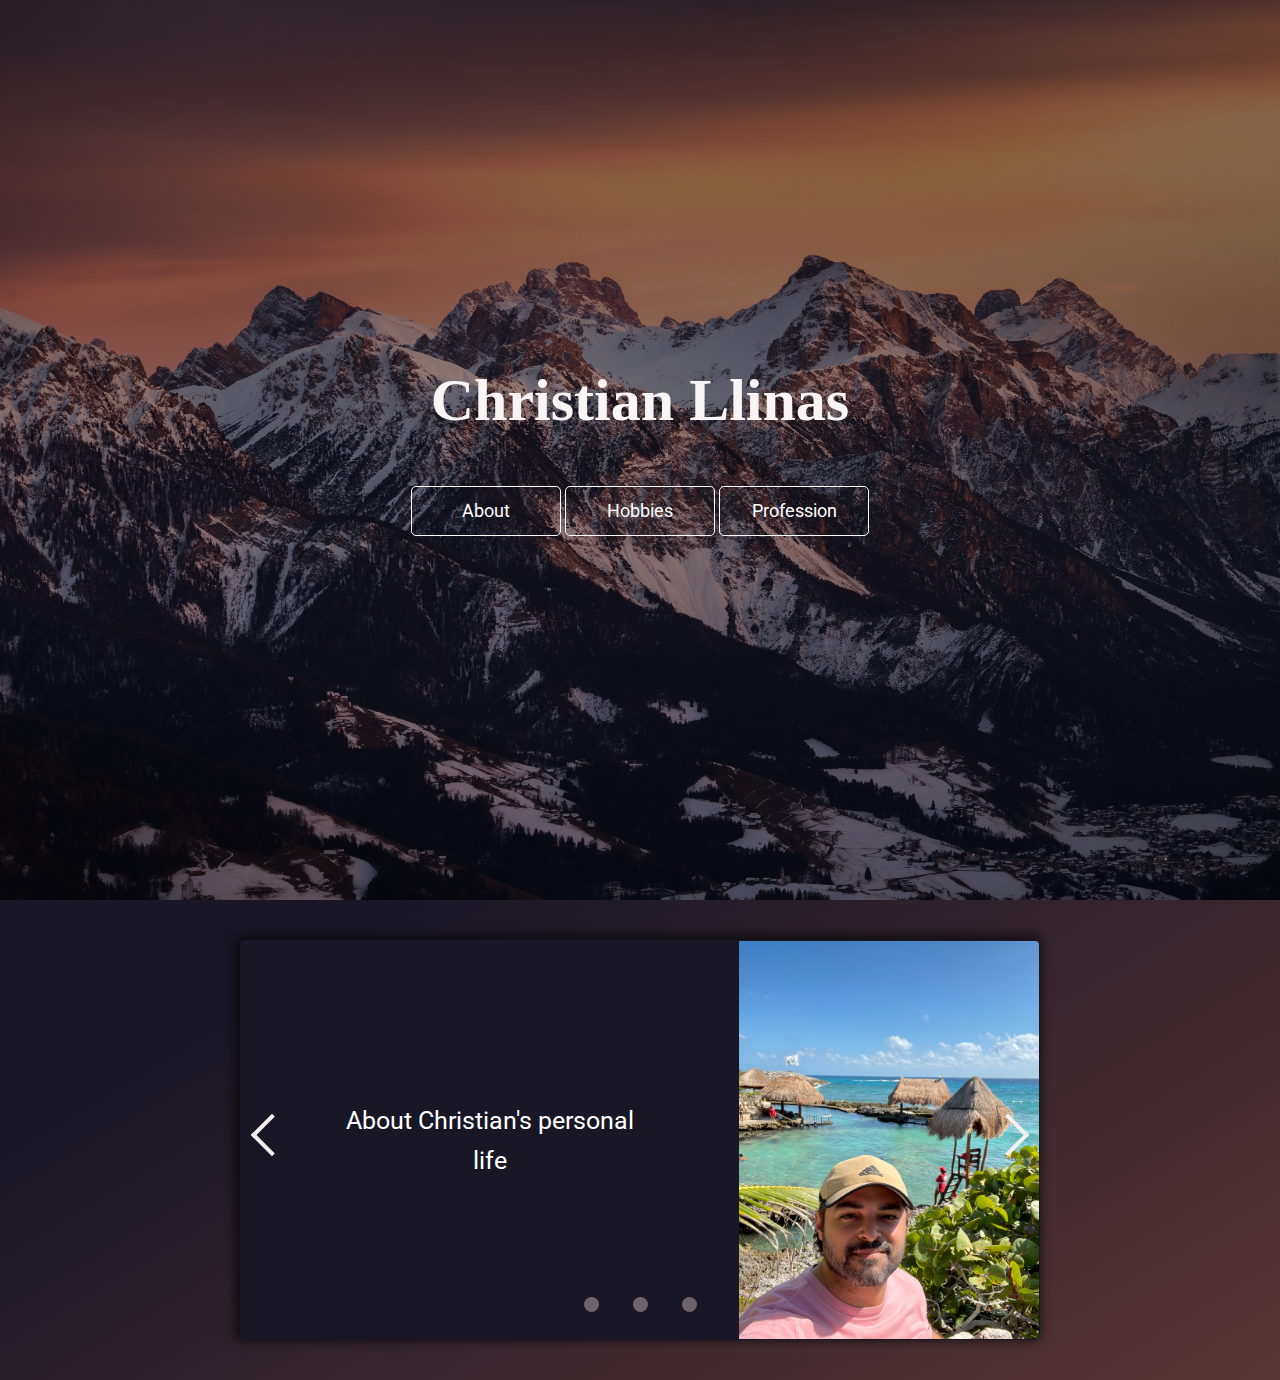
<file: index.html>
<!DOCTYPE html>
<html lang="en">
<head>
    <meta charset="UTF-8">
    <meta name="viewport" content="width=device-width, initial-scale=1.0">
    <link rel="stylesheet" type="text/css" href="site.css">
    <link rel="preconnect" href="https://fonts.googleapis.com">
    <link rel="preconnect" href="https://fonts.gstatic.com" crossorigin>
    <link href="https://fonts.googleapis.com/css2?family=Roboto+Slab:wght@500;600;700&family=Roboto:wght@300;400;500;700&display=swap" rel="stylesheet">
    <title>Landing Page</title>
</head>
<body>
<header class="showcase">
    <h1>Christian Llinas</h1>
    <div class="container">
        <div class="container-child">
            <a href="about/about.html" class="button">About</a>
            <a href="hobbies/hobbies.html" class="button">Hobbies</a>
            <a href="profession/profession.html" class="button">Profession</a>
        </div>
    </div>
</header> 
<div class="slider-container">
    <div class="slider">
      <div class="slides">
        <div id="slides__1" class="slide">
          <span class="slide__text"><a class="links" href="about/about.html">About Christian's personal life</a></span>
          <img src="images/beach.JPEG" alt="book">
          <a class="slide__prev" href="#slides__3" title="Next"></a>
          <a class="slide__next" href="#slides__2" title="Next"></a>
        </div>
        <div id="slides__2" class="slide">
          <span class="slide__text"><a class="links" href="hobbies/hobbies.html">About Christian's interests and hobbies</a></span>
          <img src="images/Teotihuacan.JPEG" alt="hiking">
          <a class="slide__prev" href="#slides__1" title="Prev"></a>
          <a class="slide__next" href="#slides__3" title="Next"></a>
        </div>
        <div id="slides__3" class="slide">
          <span class="slide__text"><a class="links" href="profession/profession.html">About Christian's professional life</a></span>
          <img src="images/coffee.JPEG" alt="laptop">
          <a class="slide__prev" href="#slides__2" title="Prev"></a>
          <a class="slide__next" href="#slides__1" title="Prev"></a>
        </div>
      </div>
      <div class="slider__nav">
        <a class="slider__navlink" href="#slides__1"></a>
        <a class="slider__navlink" href="#slides__2"></a>
        <a class="slider__navlink" href="#slides__3"></a>
      </div>
    </div>
</div>
</body>
</html>
</file>
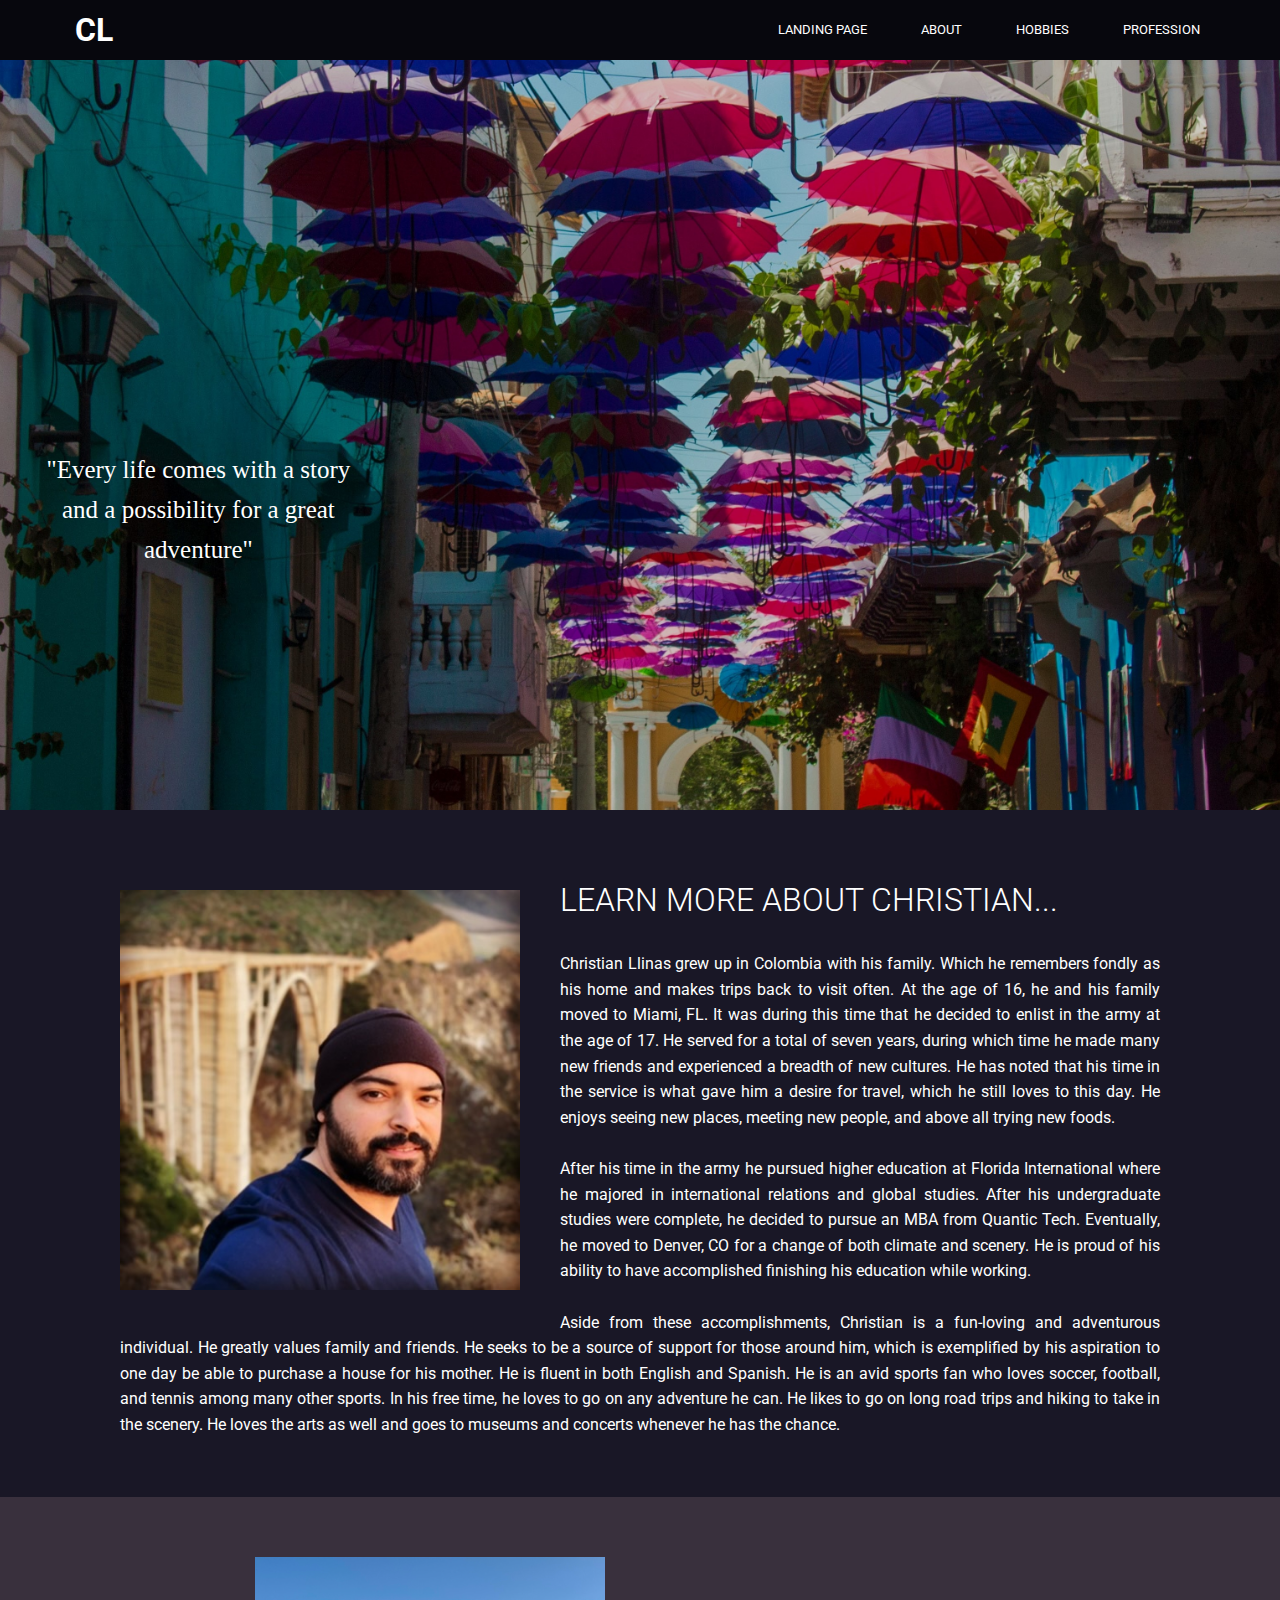
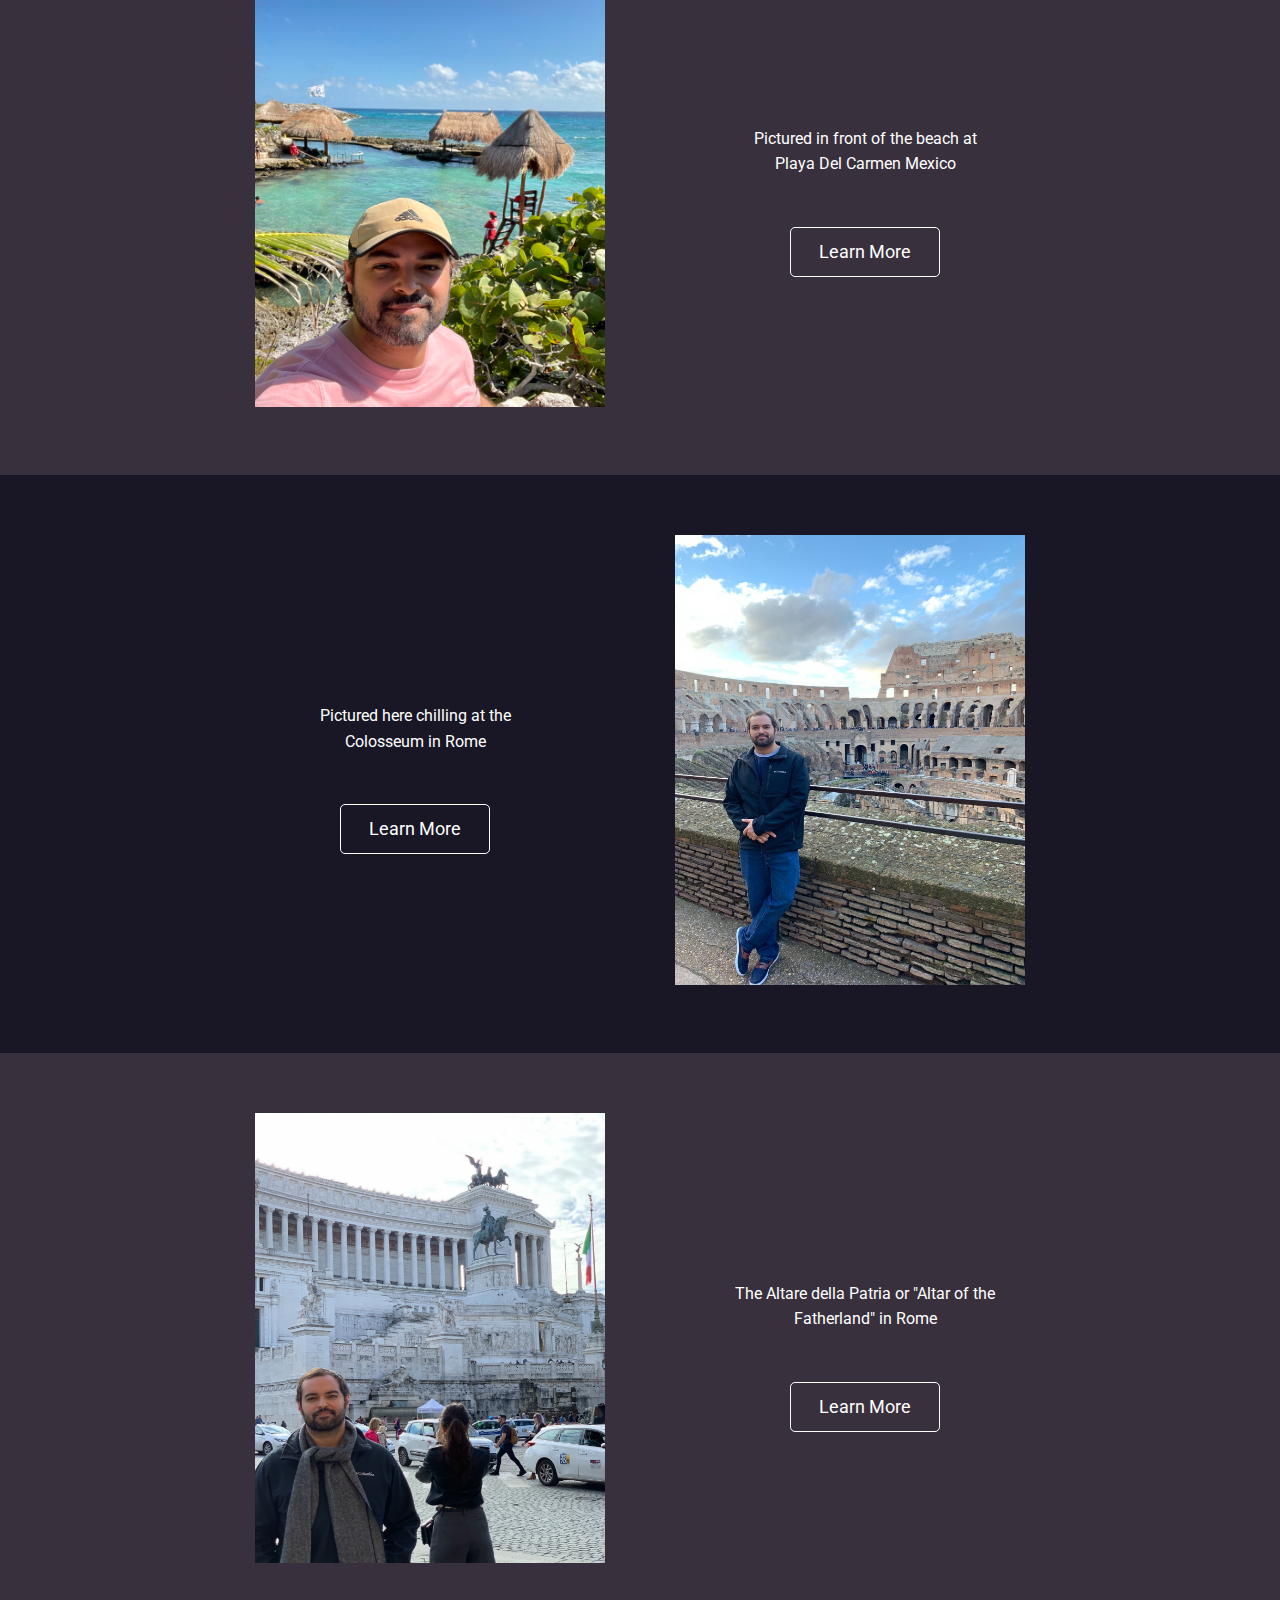
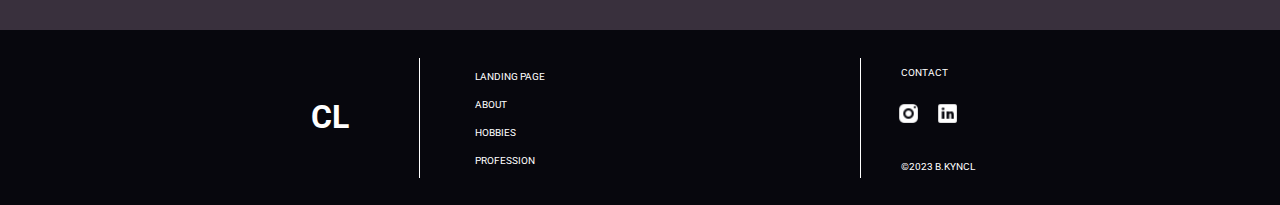
<file: about/about.html>
<!DOCTYPE html>
<html lang="en">
<head>
    <meta charset="UTF-8">
    <meta name="viewport" content="width=device-width, initial-scale=1.0">
    <link rel="stylesheet" type="text/css" href="../site.css">
    <link rel="preconnect" href="https://fonts.googleapis.com">
    <link rel="preconnect" href="https://fonts.gstatic.com" crossorigin>
    <link href="https://fonts.googleapis.com/css2?family=Roboto+Slab:wght@500;600;700&family=Roboto:wght@300;400;500;700&display=swap" rel="stylesheet">
    <title>About Page</title>
</head>
<body>
<header class="navheader">
    <!--navigation bar-->
    <div class="navcontainer">
        <nav>
            <!--logo-->
            <a href="../index.html" class="logo">CL</a>
            <!--media only hamburger-->
            <input type="checkbox" name="menu_expand" id="menuBtn">
            <label for="menuBtn" class="hamburger">
                &#9776; <!--hamburger symbol reference-->
            </label>
            <!--menu-->
            <ul class ="menu">
                <li><a href="../index.html">Landing Page</a></li>
                <li><a href="about.html">About</a></li>
                <li><a href="../hobbies/hobbies.html">Hobbies</a></li>
                <li><a href="../profession/profession.html">Profession</a></li>
            </ul>
        </nav>
    </div>
</header>
<div class="scene" style="background-image: url('../images/about_background.jpg');">
    <blockquote>"Every life comes with a story and a possibility for a great adventure"</blockquote>
</div>
<div class="main">
    <div class="flex-container">
        <div class="bio">
            <article>
                <figure id="bio-pic">
                    <img src="../images/bio_pic.JPEG" alt="portrait" class="bio-pic">
                </figure>
            <h1 class="img-head">Learn more about Christian...</h1>
            <p>Christian Llinas grew up in Colombia with his family. Which he remembers fondly as his home and makes trips back to visit often. 
                At the age of 16, he and his family moved to Miami, FL. It was during this time that he decided to enlist in the army at the age 
                of 17. He served for a total of seven years, during which time he made many new friends and experienced a breadth of new cultures. 
                He has noted that his time in the service is what gave him a desire for travel, which he still loves to this day. He enjoys seeing 
                new places, meeting new people, and above all trying new foods. 
            </p>
            <br>
            <p>After his time in the army he pursued higher education at Florida 
                International where he majored in international relations and global studies. After his undergraduate studies were complete, 
                he decided to pursue an MBA from Quantic Tech. Eventually, he moved to Denver, CO for a change of both climate and scenery. He is 
                proud of his ability to have accomplished finishing his education while working.
            </p>
            <br>
            <p>Aside from these accomplishments, Christian is a fun-loving and adventurous individual. He greatly values family and friends. He 
                seeks to be a source of support for those around him, which is exemplified by his aspiration to one day be able to purchase a 
                house for his mother. He is fluent in both English and Spanish. He is an avid sports fan who loves soccer, football, and tennis 
                among many other sports. In his free time, he loves to go on any adventure he can. He likes to go on long road trips and hiking 
                to take in the scenery. He loves the arts as well and goes to museums and concerts whenever he has the chance.
            </p>  
            </article>
        </div>
        <div class="gallery">
                <figure>
                    <img src="../images/beach.JPEG" alt="image">
                </figure>
                <div class="sub-gally">
                    <p>Pictured in front of the beach at Playa Del Carmen Mexico</p>
                    <a href="https://en.wikipedia.org/wiki/Playa_del_Carmen" class="button">Learn More</a>
                </div>
        </div>
        <div class="gallery">
                <figure>
                    <img src="../images/IMG_0797.jpeg" alt="image">
                </figure>
            <div class="sub-gally">
                <p>Pictured here chilling at the Colosseum in Rome</p>
                <a href="https://en.wikipedia.org/wiki/Colosseum" class="button">Learn More</a>
            </div>
        </div>
        <div class="gallery">
                <figure>
                    <img src="../images/IMG_1379.jpeg" alt="image">
                </figure>
            <div class="sub-gally">
                <p>The Altare della Patria or "Altar of the Fatherland" in Rome</p>
                <a href="https://en.wikipedia.org/wiki/Victor_Emmanuel_II_Monument" class="button">Learn More</a>
            </div>
        </div>
    </div>
</div>
<footer class="footer">
    <div class="footer-left">
        <!--logo-->
        <a href="../index.html" class="logo">CL</a>        
    </div>
    <div class="separator"></div>
    <div class="footer-center">
        <ul class ="menu">
            <li><a href="../index.html">Landing Page</a></li>
            <li><a href="about.html">About</a></li>
            <li><a href="../hobbies/hobbies.html">Hobbies</a></li>
            <li><a href="../profession/profession.html">Profession</a></li>
        </ul>
    </div>
    <div class="separator"></div>
    <div class="footer-right">
        <p class="contact">Contact</p>
        <div class ="contact-icons">
            <a href="https://www.instagram.com/el.naisgai/">
                <img src="../images/insta.png" alt="instagram" class="icon">
            </a>
            <a href="https://www.linkedin.com/in/chrisllinas">
                <img src="../images/linkedin.png" alt="linkedin" class="icon">
            </a>
            <p class="contact">&#169;2023 B.Kyncl</p>
        </div>
    </div>
  </footer>
</body>
</html>
</file>
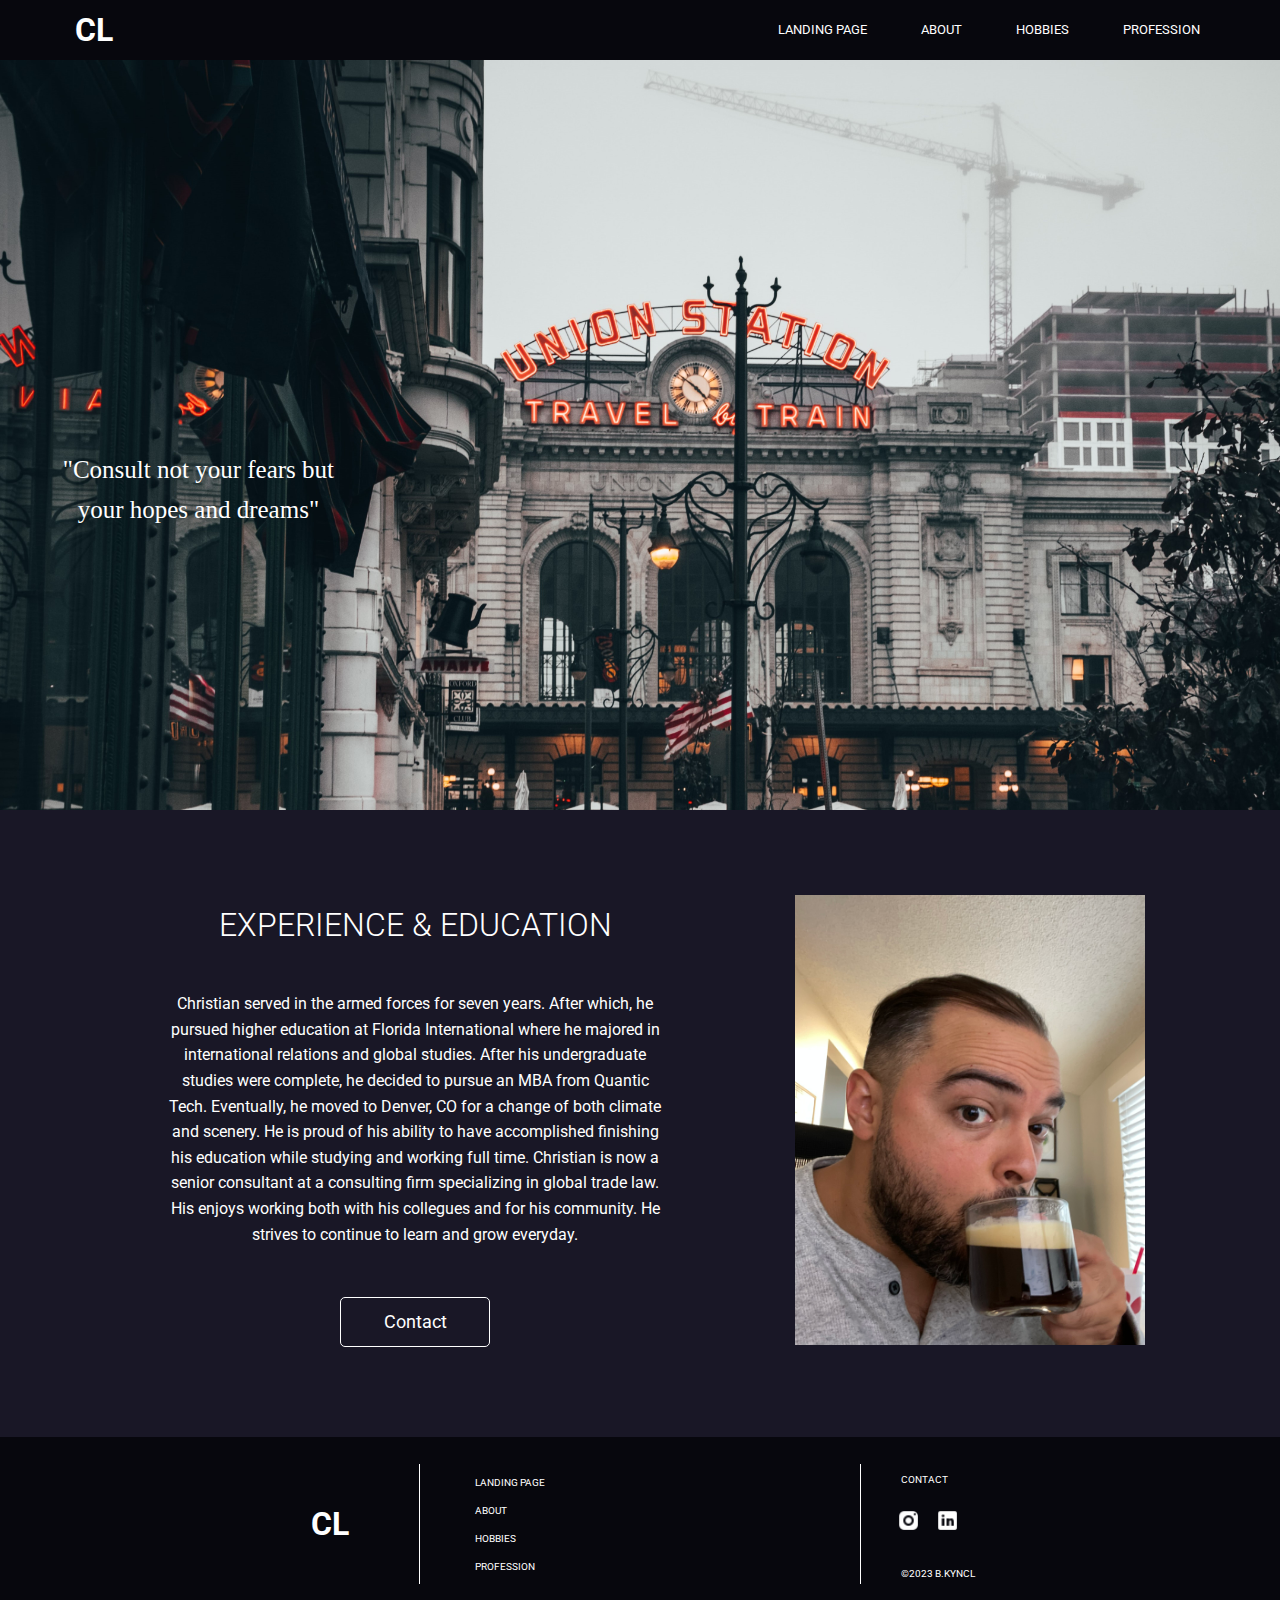
<file: profession/profession.html>
<!DOCTYPE html>
<html lang="en">
<head>
    <meta charset="UTF-8">
    <meta name="viewport" content="width=device-width, initial-scale=1.0">
    <link rel="stylesheet" type="text/css" href="../site.css">
    <link rel="preconnect" href="https://fonts.googleapis.com">
    <link rel="preconnect" href="https://fonts.gstatic.com" crossorigin>
    <link href="https://fonts.googleapis.com/css2?family=Roboto+Slab:wght@500;600;700&family=Roboto:wght@300;400;500;700&display=swap" rel="stylesheet">
    <title>Profession Page</title>
</head>
<body>
<header class="navheader">
    <!--navigation bar-->
    <div class="navcontainer">
        <nav>
            <!--logo-->
            <a href="../index.html" class="logo">CL</a>
            <!--media only hamburger-->
            <input type="checkbox" name="menu_expand" id="menuBtn">
            <label for="menuBtn" class="hamburger">
                &#9776; <!--hamburger symbol reference-->
            </label>
            <!--menu-->
            <ul class ="menu">
                <li><a href="../index.html">Landing Page</a></li>
                <li><a href="../about/about.html">About</a></li>
                <li><a href="../hobbies/hobbies.html">Hobbies</a></li>
                <li><a href="profession.html">Profession</a></li>
            </ul>
        </nav>
    </div>
</header>
<div class="scene" style="background-image: url('../images/profession_background.jpg');">
    <blockquote>"Consult not your fears but your hopes and dreams"</blockquote>
</div>
<div class="main">
    <div class="flex-container">
        <div class="gallery">
                <figure>
                    <img src="../images/coffee.JPEG" alt="image">
                </figure>
                <div class="sub-gally">
                <h1 class="img-head">Experience & Education</h1>
                <p id="prof-bio">Christian served in the armed forces for seven years. After which, he pursued higher education at Florida International where he majored in international relations and global studies. 
                    After his undergraduate studies were complete, he decided to pursue an MBA from Quantic Tech. Eventually, he moved to Denver, 
                    CO for a change of both climate and scenery. He is proud of his ability to have accomplished finishing his education while
                    studying and working full time. Christian is now a senior consultant at a consulting firm specializing in global trade law.
                    His enjoys working both with his collegues and for his community. He strives to continue to learn and grow everyday. </p>
                <a href="https://www.linkedin.com/in/chrisllinas" class="button">Contact</a>
            </div>
        </div>
    </div>
</div>
<footer class="footer">
    <div class="footer-left">
        <!--logo-->
        <a href="../index.html" class="logo">CL</a>
    </div>
    <div class="separator"></div>
    <div class="footer-center">
        <ul class ="menu">
            <li><a href="../index.html">Landing Page</a></li>
            <li><a href="../about/about.html">About</a></li>
            <li><a href="../hobbies/hobbies.html">Hobbies</a></li>
            <li><a href="profession.html">Profession</a></li>
        </ul>
    </div>
    <div class="separator"></div>
    <div class="footer-right">
        <p class="contact">Contact</p>
        <div class ="contact-icons">
            <a href="https://www.instagram.com/el.naisgai/">
                <img src="../images/insta.png" alt="instagram" class="icon">
            </a>
            <a href="https://www.linkedin.com/in/chrisllinas">
                <img src="../images/linkedin.png" alt="linkedin" class="icon">
            </a>
            <p id="socials" class="contact">&#169;2023 B.Kyncl</p>
        </div>
    </div>
  </footer>
</body>
</html>
</file>
<file: site.css>
*{
  margin: 0;
  padding: 0;
  font-family: 'Roboto', sans-serif;
  box-sizing: border-box;
  line-height:1.6;
}
.navheader{
  position: fixed;
  width: 100%;
  min-height: 60px;
  max-height: 60px;
  padding: 5px 20px;
  background: #07070d;
  z-index: 1;
}
.navcontainer{
  width: 100%;
  max-width: 1170px;
  margin: 0 auto;
  width: 100%;
  display: flex;
  justify-content: space-between;
}
nav{
  width: 100%;
  display: flex;
  justify-content: space-between;
  align-items: center;
}
.logo{
  font-size: 32px;
  color: #fff;
  font-weight: 700;
  float: left;
  text-decoration: none;
  padding-left: 20px;
}
.menu li{
  display: inline-block;
  list-style: none;
}
.menu li a{
  display: block;
  color: #fff;
  font-size: 13px;
  text-transform: uppercase;
  padding: 5px 20px;
  margin: 0 5px;
  position: relative;
  text-decoration: none;
}
.menu li a::before{
  content: '';
  position: absolute;
  left: 0;
  bottom: 0;
  width: 100%;
  height: 3px;
  background:#593636 ;
  transform: scaleX(0);
  transition: 0.3s;
}
.menu li a:hover::before {
  transform: scaleX(1);
}
nav label.hamburger{
  font-size: 35px;
  color: #fff;
  cursor: pointer;
  position: relative;
  z-index: 9;
  transition: 0.3s;
  display: none;
}
nav label.hamburger:hover{
color:#593636 ;
}
#menuBtn{
  display: none;
}
/*media screen styling for navigation effective below 768px*/
@media only screen and (max-width: 768px){
  nav label.hamburger{
      display: block;
  }
  nav ul{
      position: fixed;
      top: 60px;
      left: 0;
      width: 100%;
      height: calc(80vh - 60px); ;
      background: #191726;
      display: flex;
      justify-content: center;
      align-items: center;
      flex-direction: column;
      transform: translateX(-100%);
      transition: 0.3s;
  }
  .menu li{
      margin: 10px 0;
  }
  .menu li a{
      display: block;
      font-size: 20px;
      padding: 15px 25px;
  }
  #menuBtn:checked ~ ul{
      transform: translateX(0);
  }
}
.showcase {
  color:#faf5f5;
  line-height:1.6;
  overflow:hidden;
  background-image:url(images/index_background.jpg);
  background-size:cover;
  background-position:center;
  height:100vh;
  display:flex;
  flex-direction:column;
  justify-content:center;
  align-items:center;
  text-align:center;
  padding:20px
}
.showcase h1 {
  font-family: "Roboto-Slab",serif;
  font-size:60px;
  font-weight:900;
  line-height:1.2;
  padding-bottom:50px
}
.container {
  display:grid;
  grid-auto-flow:column;
  justify-content:center;
  width:100%
}
.button {
  font-size:18px;
  display:inline-block;
  justify-content:center;
  font-weight:400;
  text-decoration:none;
  color:#fff;
  border:#fff 1px solid;
  border-radius:5px;
  width:150px;
  height:50px;
  padding:10px
}
.button:hover {
  background:#191726;
  color:#fff
}
@media only screen and (max-width:768px) {
  .container {
    width:60%;
    grid-template-columns:1fr;
    column-gap:30px
  }
  .button {
    width:60%;
    margin:5px
  }
}
.slider-container {
  background:linear-gradient(149deg,#191726 20%,#593636 100%);
  display:flex;align-items:center;justify-content:center;height:100%
}
.slider {
  max-width:800px;
  height:400px;
  margin:40px;
  text-align:center;
  border-radius:5px;
  overflow:hidden;
  position:relative;
  border:solid 1px #191726;
  box-shadow:-2px -2px 10px 4px rgba(0,0,0,.537)
}
.slides {
  display:flex;
  overflow-x:scroll;
  position:relative;
  scroll-behavior:smooth;
  scroll-snap-type:x mandatory
}
.slide:nth-of-type(even) {
  background-color:#191726
}
.slide {
  display:flex;
  justify-content:center;
  align-items:center;
  flex-shrink:0;
  width:100%;
  height:400px;
  scroll-snap-align:center;
  margin-right:0;
  box-sizing:border-box;
  background:#191726;
  transform-origin:center center;
  transform:scale(1)
}
.slide__text {
  font-size:25px;
  padding:90px
} .slide a {
  background:0 0;
  border:none
} 
.slider::before,a.slide__prev {
  transform:rotate(135deg);left:2% 
} 
.slider::after,a.slide__next {
  transform:rotate(-45deg);right:2% 
} 
.slide__next,.slide__prev,.slider::after,.slider::before {
  position:absolute;
  top:45%;
  width:30px;
  height:30px;
  border:solid #f5f0f0;
  border-width:0 4px 4px 0;
  padding:3px;box-sizing:border-box 
}
.slider::after,.slider::before {
  content:"";
  z-index:1;
  background:0 0;
  pointer-events:none
}
.slider__nav {
  box-sizing:border-box;
  position:absolute;
  bottom:5%;
  left:50%;
  width:200px;
  margin-left:-100px;
  text-align:center
}
.slider__navlink{
  display:inline-block;
  height:15px;
  width:15px;
  border-radius:50%;
  background-color:rgba(188,170,170,.516);
  margin:0 15px 0 15px
}
.slide img{
  height:400px;
  width:300px
}
.links{
  text-decoration:none;
  color:#fff
}
.links:hover{
  color:rgba(215,203,203,.516)
}
@media only screen and (max-width:680px){
  .slider{
    max-width:80%;
    height:250px;
    margin:20px
  }
  .slide{
    height:250px
  }
  .slide img{
    height:250px;
    width:180px
  }
  .slide__text{
    font-size:18px;
    padding:50px
  }
  .slider__nav{
    width:150px;
    margin-left:-75px
  }
  .slider__navlink{
    margin:0 10px 0 10px;
    height:10px;width:10px
  }
  .slide__next,.slide__prev,.slider::after,.slider::before{
    width:15px;
    height:15px
  }
}
.scene {
  overflow:hidden;
  background-size:cover;
  background-position:center;
  height:90vh;
}
.scene blockquote {
  font-family: 'Roboto-Slab', serif;
  color: #fff; /* set the text color */
  font-size: 25px;
  max-width: 25%;
  text-align: center;
  position: absolute; /* position the text over the background image */
  top: 50%; 
  left: 3%;
}
/*media screen styling for scene effective below 768px*/
@media screen and (max-width: 768px) {
  .scene blockquote {
    top: 35%; 
    font-size: 14px;
    }
  .scene {
    height: 60vh;
  }
}
.flex-container {
  display: flex;
  flex-direction: column;
}
.bio h1{
  margin-top: 45px;
  margin-bottom: 25px;
}
.bio {
  width: 100%;
  overflow: hidden;
  background-color: #191726;
  padding: 0px 60px 0px 60px;
}
#bio-pic {
  float: left;
  margin: 60px 40px 15px 0px;
}
#bio-pic img {
  width: 400px;
  height: 400px;
}
article {
  text-align: justify;
  padding: 20px 60px 60px 60px;
  color: #fff;
}
.gallery img{
  height: 450px;
  width: 350px;
}
.gallery {
  background-color: #39303d;
  color: #fff;
  padding: 60px 40px 60px 40px;
  display: flex;
  flex-wrap: wrap;
  flex-direction: row;
  align-items: center;
  justify-content: center;
  gap: 100px;
}
.hobby-gally {
  display: flex;
  flex-direction: row;
  align-items: center;
  justify-content: center;
  gap: 5px;
}
.gallery:nth-child(odd) {
  background-color: #191726;
  flex-direction: row-reverse;
}
.sub-gally {
  padding: 30px;
  display: flex;
  flex-direction: column;
  align-items: center;
  justify-content: center;
}
.gallery p {
  padding-bottom: 50px;
  padding-top: 30px;
  text-align: center;
  width: 260px;
}
#prof-bio {
  width: 500px;
  text-align: center;
  padding-top: 40px;
}
.img-head {
  text-transform: uppercase;
  font-weight: 300;
  color:#fff;
  font-size: 32px;
}
.button {
  text-align: center;
}
.gallery:nth-child(odd) .button:hover {
  background-color: #39303d;
  color: #fff;
}
@media only screen and (max-width: 1250px) {
  .gallery img {
    height: 400px;
    width: 300px;
  }
  .gallery {
    padding: 40px 20px 40px 20px;; 
    gap: 0px;
  }
  .sub-gally {
    padding-left: 40px;
    padding-right: 40px;
  }
  .gallery p {
    padding-bottom: 30px;
    padding-top: 10px;
    width: 100%;
  }
}
/*media screen styling for main content effective below 768px*/
@media only screen and (max-width: 768px) {
  .flex-container {
    display: flex;
    flex-direction: column;
  }
  .bio h1 {
    margin-top: 30px;
    font-size: 18px;
  }
  .bio {
    padding: 0px 20px 0px 20px;
  }
  #bio-pic {
    margin: 35px 20px 20px 0px;
  }
  #bio-pic img {
    width: 100%;
    height: auto;
  }
  article {
    padding: 20px;
  }
  .gallery img {
    height: 400px;
    width: 300px;
  }
  .hobby-gally img {
    height: 260px;
    width: 170px;
  }
  #prof-bio {
    width: 100%;
    padding-top: 20px;
  }
  .img-head {
    font-size: 24px;
    text-align: center;
  }
  .button {
    width: 200px;
  }
  .gallery:nth-child(odd) .button:hover {
    background-color: #39303d;
    color: #fff;
  }
}
.footer {
  width: 100%;
  background-color:#07070d;
  color:#fff;
  display: flex;
  align-items: center;
  padding: 10px;
}
.footer-left,
.footer-center,
.footer-right {
  flex: 3;
}
.separator {
  border-left: 1px solid #fff;
  height: 120px;
  margin: 0 30px;
}
.footer-center ul {
  display: flex;
  flex-direction: column;
  list-style: none;
  margin: 0;
  padding: 0;
}
.footer-center ul a {
  position: relative;
  display: inline-block;
  font-size: 10px;
}
.footer-center ul a::before {
  content: '';
  position: absolute;
  bottom: 0;
  left: 0;
  right: 0;
  height: 3px;
  background: #593636;
  transform: scaleX(0);
  transition: 0.3s;
}
.footer-center ul a:hover::before {
  transform: scaleX(1);
}
.footer-left a {
  float: right;
  padding: 40px;
}
.contact {
  font-size: 10px;
  text-transform: uppercase;
  padding: 10px;
  margin-bottom: 10px;
  margin-top: 15px;
}
.contact-icons a{
  padding: 5px;
  cursor: pointer;
  text-decoration: none;
}
.contact-icons img {
  width: 25px;
  height: 25px;
}
/*media screen styling for footer effective below 768px*/
@media only screen and (max-width: 768px) {
  .footer {
    flex-direction: column;
    width: 100%;
  }
  .separator {
    display: none;
  }
  .footer-left,
  .footer-center,
  .footer-right {
    flex: 1;
    text-align: center;
    margin: 0px;
    padding: 5px;
    width: 100%;
  }
  .footer-left a {
    float: none;
  }
  .footer-center ul a {
    margin: 0px;
    padding: 5px;
  }
}
</file>
